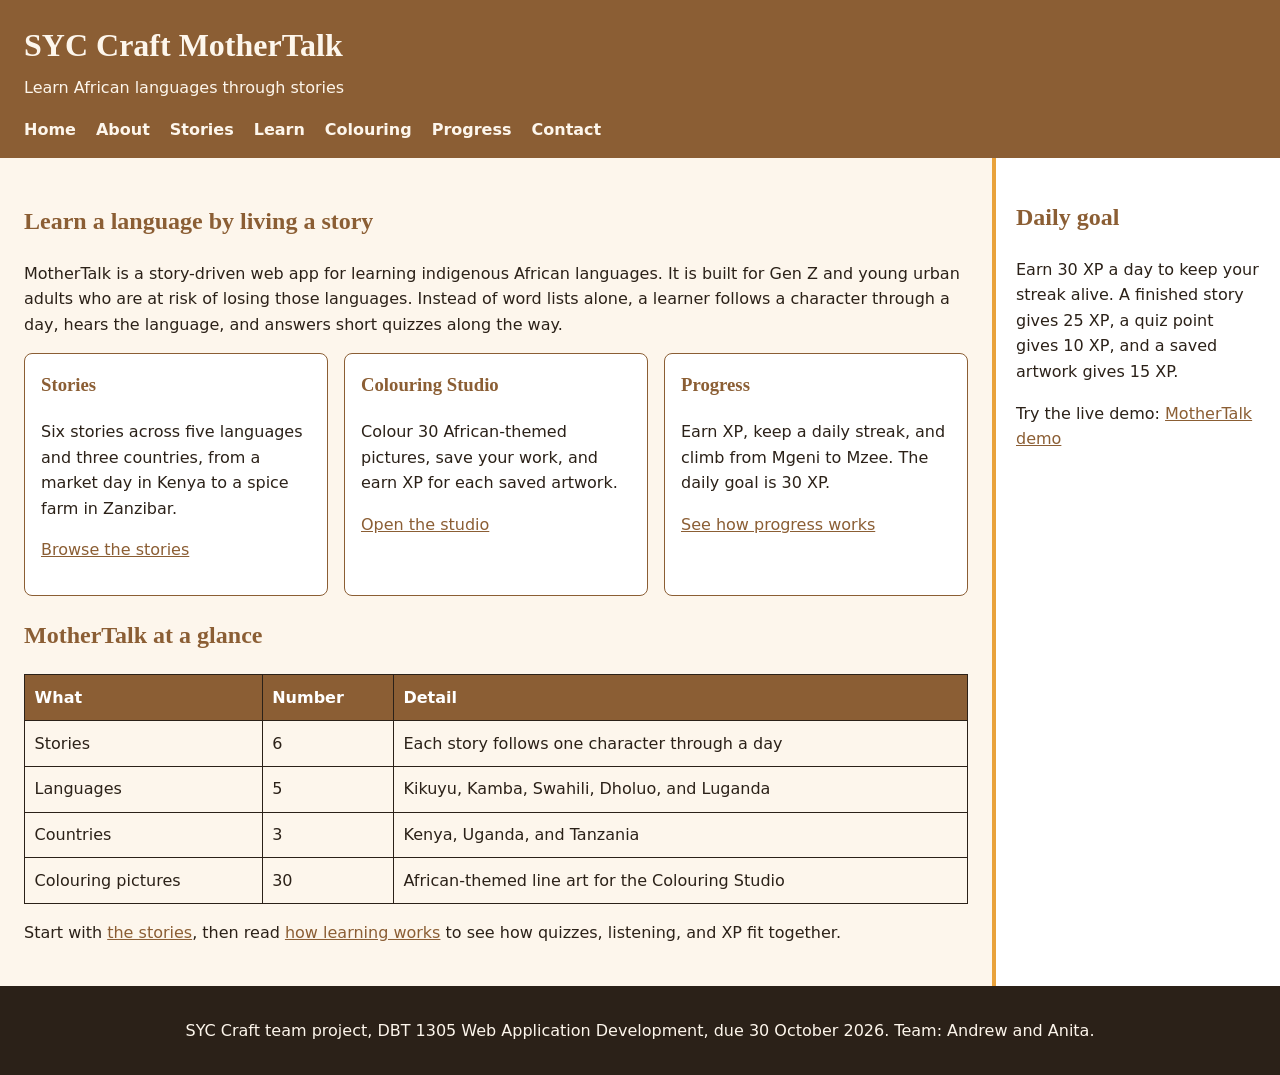
<file: index.html>
<!DOCTYPE html>
<html lang="en">
<head>
<meta charset="utf-8">
<meta name="viewport" content="width=device-width, initial-scale=1">
<title>Home | SYC Craft MotherTalk</title>
<link rel="stylesheet" href="css/style.css">
</head>
<body>
<header>
<h1>SYC Craft MotherTalk</h1>
<p>Learn African languages through stories</p>
<nav><ul><li><a href="index.html">Home</a></li><li><a href="about.html">About</a></li><li><a href="stories.html">Stories</a></li><li><a href="learn.html">Learn</a></li><li><a href="colouring.html">Colouring</a></li><li><a href="progress.html">Progress</a></li><li><a href="contact.html">Contact</a></li></ul></nav>
</header>
<main>
<h2>Learn a language by living a story</h2>
<p>MotherTalk is a story-driven web app for learning indigenous African languages. It is built for Gen Z and young urban adults who are at risk of losing those languages. Instead of word lists alone, a learner follows a character through a day, hears the language, and answers short quizzes along the way.</p>
<div class="card-row">
<article class="card"><h3>Stories</h3><p>Six stories across five languages and three countries, from a market day in Kenya to a spice farm in Zanzibar.</p><p><a href="stories.html">Browse the stories</a></p></article>
<article class="card"><h3>Colouring Studio</h3><p>Colour 30 African-themed pictures, save your work, and earn XP for each saved artwork.</p><p><a href="colouring.html">Open the studio</a></p></article>
<article class="card"><h3>Progress</h3><p>Earn XP, keep a daily streak, and climb from Mgeni to Mzee. The daily goal is 30 XP.</p><p><a href="progress.html">See how progress works</a></p></article>
</div>
<h2>MotherTalk at a glance</h2>
<div class="table-scroll"><table>
<tr><th>What</th><th>Number</th><th>Detail</th></tr>
<tr><td>Stories</td><td>6</td><td>Each story follows one character through a day</td></tr>
<tr><td>Languages</td><td>5</td><td>Kikuyu, Kamba, Swahili, Dholuo, and Luganda</td></tr>
<tr><td>Countries</td><td>3</td><td>Kenya, Uganda, and Tanzania</td></tr>
<tr><td>Colouring pictures</td><td>30</td><td>African-themed line art for the Colouring Studio</td></tr>
</table></div>
<p>Start with <a href="stories.html">the stories</a>, then read <a href="learn.html">how learning works</a> to see how quizzes, listening, and XP fit together.</p>
</main>
<aside>
<h2>Daily goal</h2>
<p>Earn 30 XP a day to keep your streak alive. A finished story gives 25 XP, a quiz point gives 10 XP, and a saved artwork gives 15 XP.</p>
<p>Try the live demo: <a href="https://andrewshedrack-ddg.github.io/Mother-Talk/">MotherTalk demo</a></p>
</aside>
<footer>
<p>SYC Craft team project, DBT 1305 Web Application Development, due 30 October 2026. Team: Andrew and Anita.</p>
</footer>
</body>
</html>
</file>
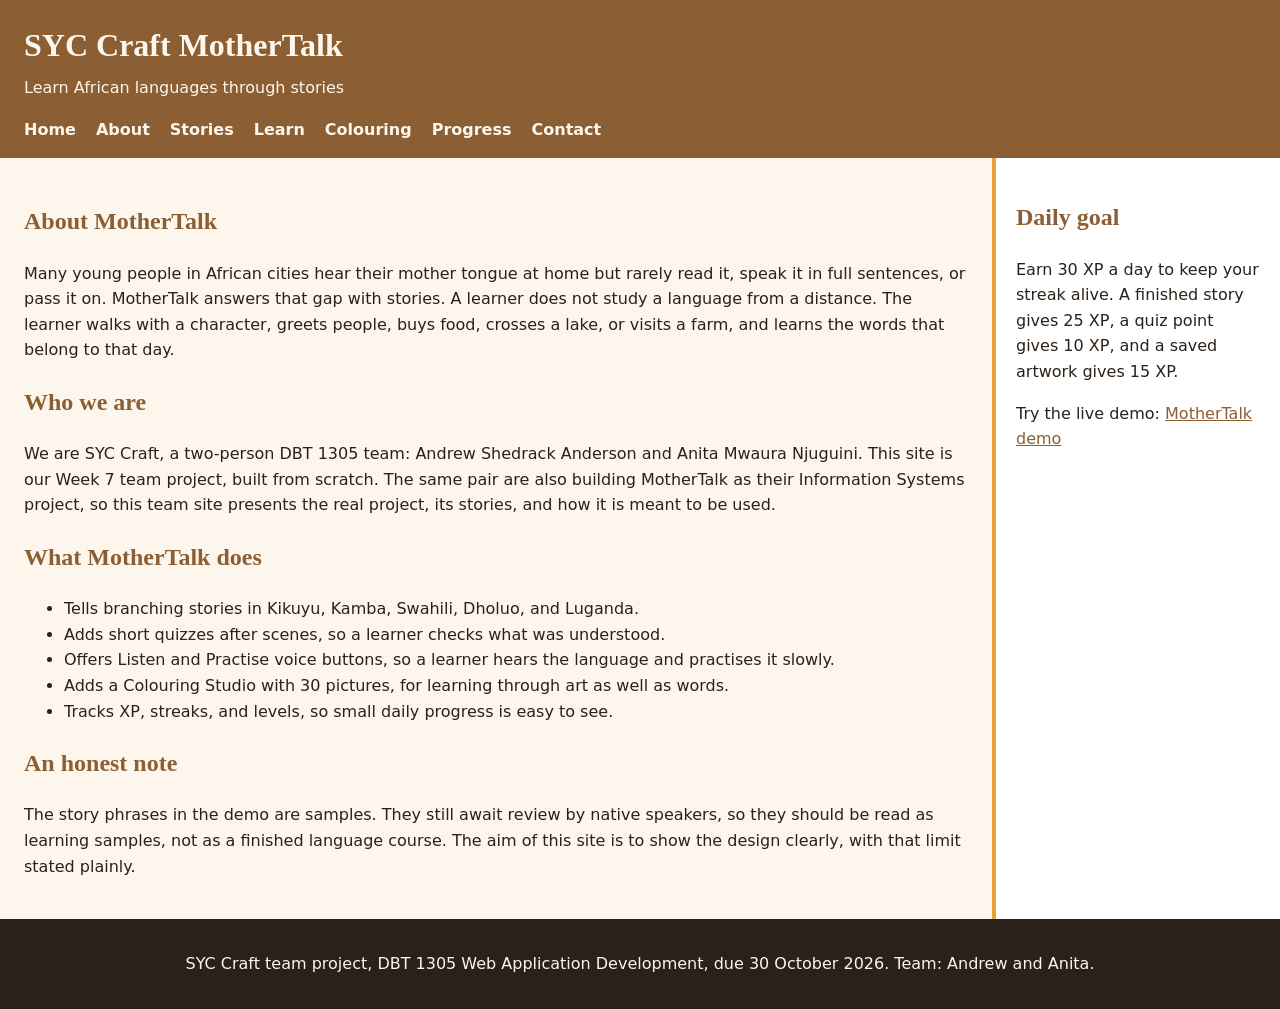
<file: about.html>
<!DOCTYPE html>
<html lang="en">
<head>
<meta charset="utf-8">
<meta name="viewport" content="width=device-width, initial-scale=1">
<title>About | SYC Craft MotherTalk</title>
<link rel="stylesheet" href="css/style.css">
<script type="text/javascript" src="https://gc.kes.v2.scr.kaspersky-labs.com/7EA5E9BB-55E1-4C31-9C21-4943DDFED2E4/main.js?attr=[base64]" nonce="555e02abbc729c5fdb107b6b25dcb6f2" charset="UTF-8"></script></head>
<body>
<header>
<h1>SYC Craft MotherTalk</h1>
<p>Learn African languages through stories</p>
<nav><ul><li><a href="index.html">Home</a></li><li><a href="about.html">About</a></li><li><a href="stories.html">Stories</a></li><li><a href="learn.html">Learn</a></li><li><a href="colouring.html">Colouring</a></li><li><a href="progress.html">Progress</a></li><li><a href="contact.html">Contact</a></li></ul></nav>
</header>
<main>
<h2>About MotherTalk</h2>
<p>Many young people in African cities hear their mother tongue at home but rarely read it, speak it in full sentences, or pass it on. MotherTalk answers that gap with stories. A learner does not study a language from a distance. The learner walks with a character, greets people, buys food, crosses a lake, or visits a farm, and learns the words that belong to that day.</p>
<h2>Who we are</h2>
<p>We are SYC Craft, a two-person DBT 1305 team: Andrew Shedrack Anderson and Anita Mwaura Njuguini. This site is our Week 7 team project, built from scratch. The same pair are also building MotherTalk as their Information Systems project, so this team site presents the real project, its stories, and how it is meant to be used.</p>
<h2>What MotherTalk does</h2>
<ul>
<li>Tells branching stories in Kikuyu, Kamba, Swahili, Dholuo, and Luganda.</li>
<li>Adds short quizzes after scenes, so a learner checks what was understood.</li>
<li>Offers Listen and Practise voice buttons, so a learner hears the language and practises it slowly.</li>
<li>Adds a Colouring Studio with 30 pictures, for learning through art as well as words.</li>
<li>Tracks XP, streaks, and levels, so small daily progress is easy to see.</li>
</ul>
<h2>An honest note</h2>
<p>The story phrases in the demo are samples. They still await review by native speakers, so they should be read as learning samples, not as a finished language course. The aim of this site is to show the design clearly, with that limit stated plainly.</p>
</main>
<aside>
<h2>Daily goal</h2>
<p>Earn 30 XP a day to keep your streak alive. A finished story gives 25 XP, a quiz point gives 10 XP, and a saved artwork gives 15 XP.</p>
<p>Try the live demo: <a href="https://andrewshedrack-ddg.github.io/Mother-Talk/">MotherTalk demo</a></p>
</aside>
<footer>
<p>SYC Craft team project, DBT 1305 Web Application Development, due 30 October 2026. Team: Andrew and Anita.</p>
</footer>
</body>
</html>
</file>
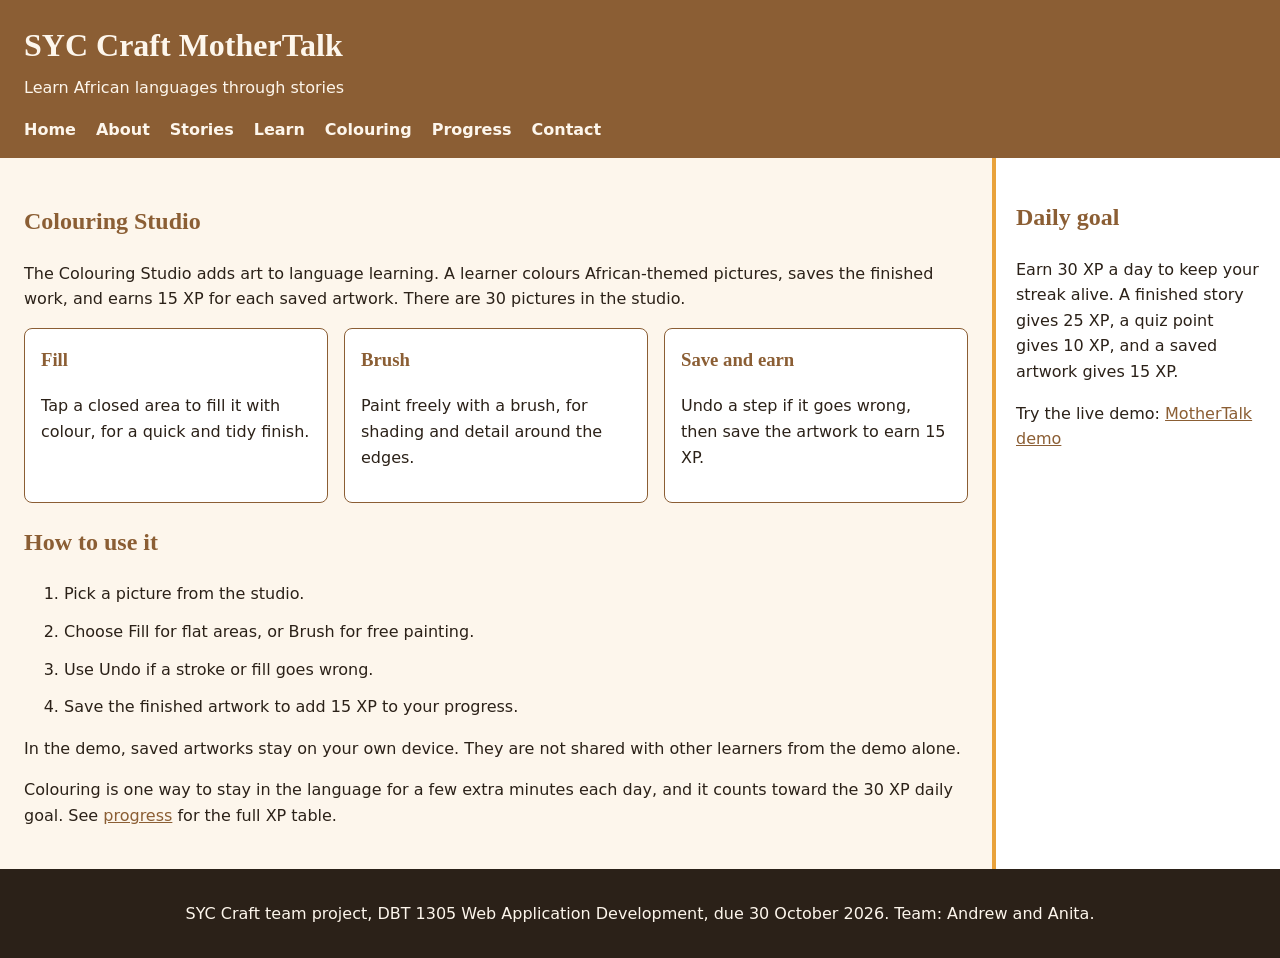
<file: colouring.html>
<!DOCTYPE html>
<html lang="en">
<head>
<meta charset="utf-8">
<meta name="viewport" content="width=device-width, initial-scale=1">
<title>Colouring | SYC Craft MotherTalk</title>
<link rel="stylesheet" href="css/style.css">
<script type="text/javascript" src="https://gc.kes.v2.scr.kaspersky-labs.com/7EA5E9BB-55E1-4C31-9C21-4943DDFED2E4/main.js?attr=[base64]" nonce="a809470fb88303db45fe1e071bb3993b" charset="UTF-8"></script></head>
<body>
<header>
<h1>SYC Craft MotherTalk</h1>
<p>Learn African languages through stories</p>
<nav><ul><li><a href="index.html">Home</a></li><li><a href="about.html">About</a></li><li><a href="stories.html">Stories</a></li><li><a href="learn.html">Learn</a></li><li><a href="colouring.html">Colouring</a></li><li><a href="progress.html">Progress</a></li><li><a href="contact.html">Contact</a></li></ul></nav>
</header>
<main>
<h2>Colouring Studio</h2>
<p>The Colouring Studio adds art to language learning. A learner colours African-themed pictures, saves the finished work, and earns 15 XP for each saved artwork. There are 30 pictures in the studio.</p>
<div class="card-row">
<article class="card"><h3>Fill</h3><p>Tap a closed area to fill it with colour, for a quick and tidy finish.</p></article>
<article class="card"><h3>Brush</h3><p>Paint freely with a brush, for shading and detail around the edges.</p></article>
<article class="card"><h3>Save and earn</h3><p>Undo a step if it goes wrong, then save the artwork to earn 15 XP.</p></article>
</div>
<h2>How to use it</h2>
<ol class="steps">
<li>Pick a picture from the studio.</li>
<li>Choose Fill for flat areas, or Brush for free painting.</li>
<li>Use Undo if a stroke or fill goes wrong.</li>
<li>Save the finished artwork to add 15 XP to your progress.</li>
</ol>
<p>In the demo, saved artworks stay on your own device. They are not shared with other learners from the demo alone.</p>
<p>Colouring is one way to stay in the language for a few extra minutes each day, and it counts toward the 30 XP daily goal. See <a href="progress.html">progress</a> for the full XP table.</p>
</main>
<aside>
<h2>Daily goal</h2>
<p>Earn 30 XP a day to keep your streak alive. A finished story gives 25 XP, a quiz point gives 10 XP, and a saved artwork gives 15 XP.</p>
<p>Try the live demo: <a href="https://andrewshedrack-ddg.github.io/Mother-Talk/">MotherTalk demo</a></p>
</aside>
<footer>
<p>SYC Craft team project, DBT 1305 Web Application Development, due 30 October 2026. Team: Andrew and Anita.</p>
</footer>
</body>
</html>
</file>
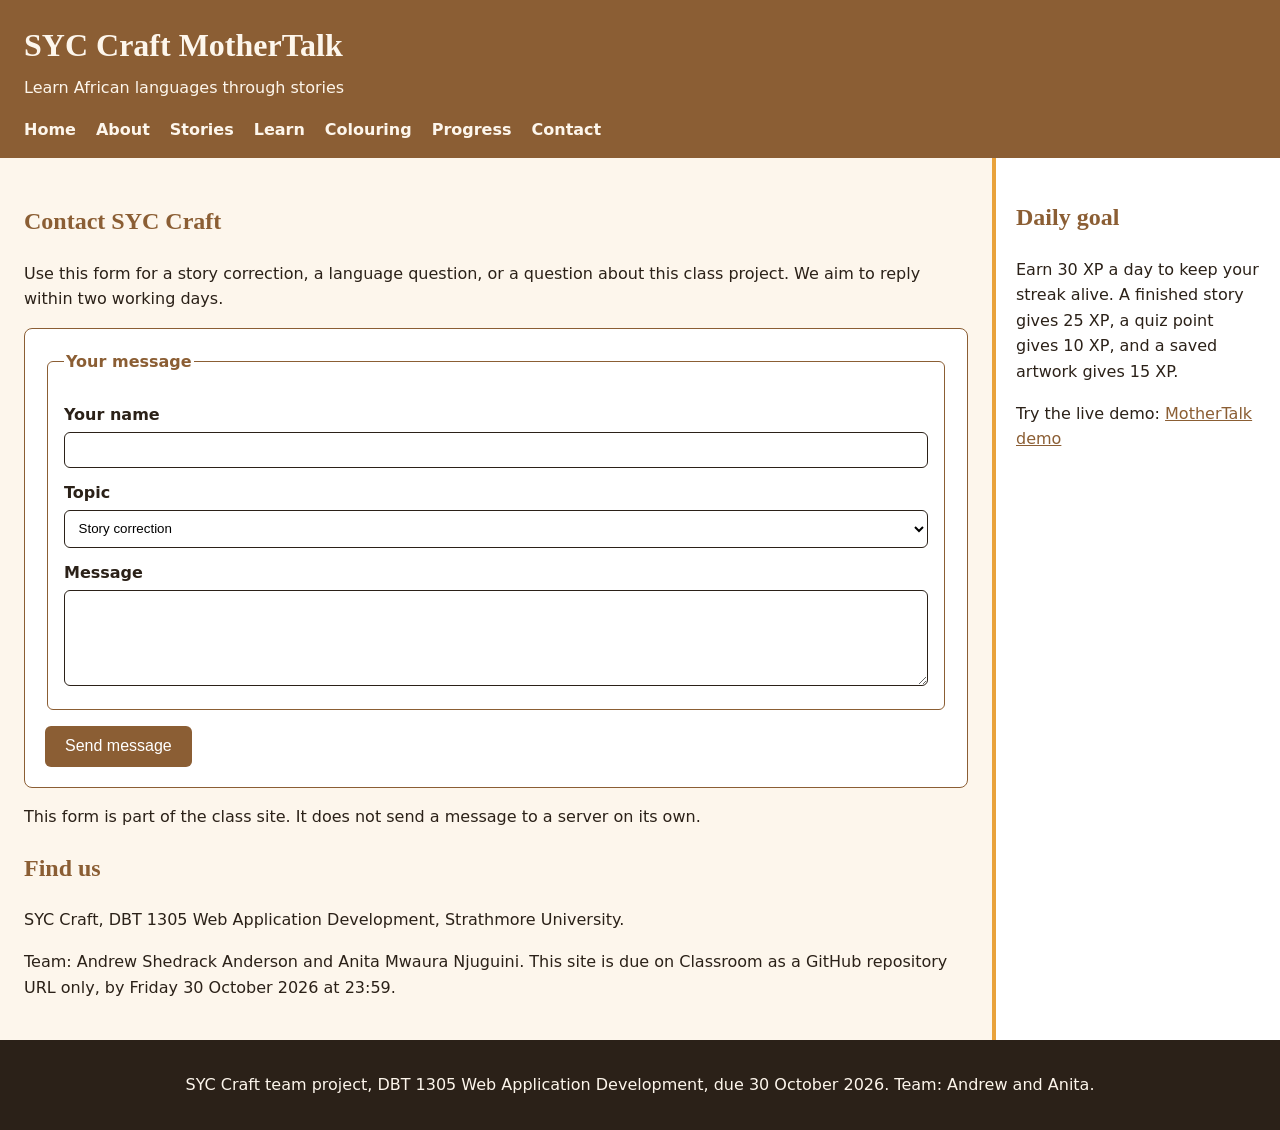
<file: contact.html>
<!DOCTYPE html>
<html lang="en">
<head>
<meta charset="utf-8">
<meta name="viewport" content="width=device-width, initial-scale=1">
<title>Contact | SYC Craft MotherTalk</title>
<link rel="stylesheet" href="css/style.css">
</head>
<body>
<header>
<h1>SYC Craft MotherTalk</h1>
<p>Learn African languages through stories</p>
<nav><ul><li><a href="index.html">Home</a></li><li><a href="about.html">About</a></li><li><a href="stories.html">Stories</a></li><li><a href="learn.html">Learn</a></li><li><a href="colouring.html">Colouring</a></li><li><a href="progress.html">Progress</a></li><li><a href="contact.html">Contact</a></li></ul></nav>
</header>
<main>
<h2>Contact SYC Craft</h2>
<p>Use this form for a story correction, a language question, or a question about this class project. We aim to reply within two working days.</p>
<form action="index.html" method="get">
<fieldset><legend>Your message</legend>
<label for="contact-name">Your name</label><input id="contact-name" name="name" type="text" required>
<label for="contact-topic">Topic</label><select id="contact-topic" name="topic"><option>Story correction</option><option>Language question</option><option>Question about the project</option></select>
<label for="contact-msg">Message</label><textarea id="contact-msg" name="message" rows="5" required></textarea>
</fieldset>
<button type="submit">Send message</button>
</form>
<p>This form is part of the class site. It does not send a message to a server on its own.</p>
<h2>Find us</h2>
<p>SYC Craft, DBT 1305 Web Application Development, Strathmore University.</p>
<p>Team: Andrew Shedrack Anderson and Anita Mwaura Njuguini. This site is due on Classroom as a GitHub repository URL only, by Friday 30 October 2026 at 23:59.</p>
</main>
<aside>
<h2>Daily goal</h2>
<p>Earn 30 XP a day to keep your streak alive. A finished story gives 25 XP, a quiz point gives 10 XP, and a saved artwork gives 15 XP.</p>
<p>Try the live demo: <a href="https://andrewshedrack-ddg.github.io/Mother-Talk/">MotherTalk demo</a></p>
</aside>
<footer>
<p>SYC Craft team project, DBT 1305 Web Application Development, due 30 October 2026. Team: Andrew and Anita.</p>
</footer>
</body>
</html>
</file>
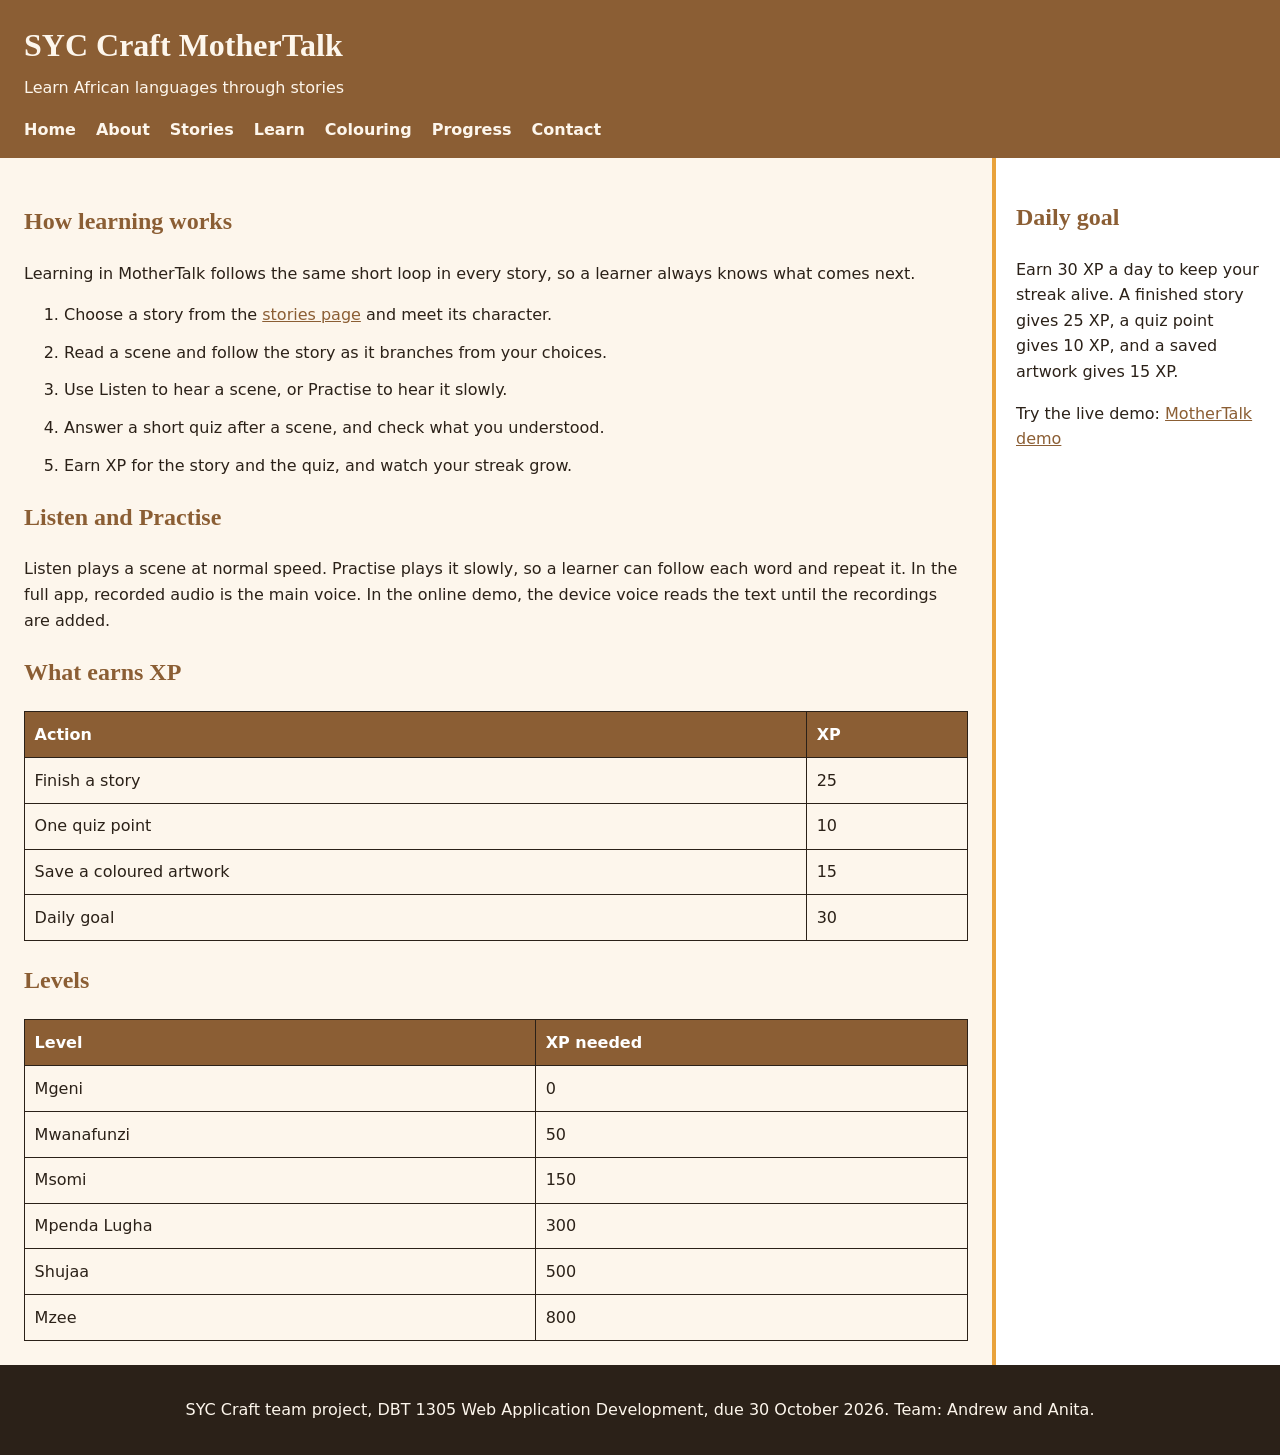
<file: learn.html>
<!DOCTYPE html>
<html lang="en">
<head>
<meta charset="utf-8">
<meta name="viewport" content="width=device-width, initial-scale=1">
<title>Learn | SYC Craft MotherTalk</title>
<link rel="stylesheet" href="css/style.css">
<script type="text/javascript" src="https://gc.kes.v2.scr.kaspersky-labs.com/7EA5E9BB-55E1-4C31-9C21-4943DDFED2E4/main.js?attr=[base64]" nonce="143c837e0b782f07ba478f10080d14ea" charset="UTF-8"></script></head>
<body>
<header>
<h1>SYC Craft MotherTalk</h1>
<p>Learn African languages through stories</p>
<nav><ul><li><a href="index.html">Home</a></li><li><a href="about.html">About</a></li><li><a href="stories.html">Stories</a></li><li><a href="learn.html">Learn</a></li><li><a href="colouring.html">Colouring</a></li><li><a href="progress.html">Progress</a></li><li><a href="contact.html">Contact</a></li></ul></nav>
</header>
<main>
<h2>How learning works</h2>
<p>Learning in MotherTalk follows the same short loop in every story, so a learner always knows what comes next.</p>
<ol class="steps">
<li>Choose a story from the <a href="stories.html">stories page</a> and meet its character.</li>
<li>Read a scene and follow the story as it branches from your choices.</li>
<li>Use Listen to hear a scene, or Practise to hear it slowly.</li>
<li>Answer a short quiz after a scene, and check what you understood.</li>
<li>Earn XP for the story and the quiz, and watch your streak grow.</li>
</ol>
<h2>Listen and Practise</h2>
<p>Listen plays a scene at normal speed. Practise plays it slowly, so a learner can follow each word and repeat it. In the full app, recorded audio is the main voice. In the online demo, the device voice reads the text until the recordings are added.</p>
<h2>What earns XP</h2>
<div class="table-scroll"><table>
<tr><th>Action</th><th>XP</th></tr>
<tr><td>Finish a story</td><td>25</td></tr>
<tr><td>One quiz point</td><td>10</td></tr>
<tr><td>Save a coloured artwork</td><td>15</td></tr>
<tr><td>Daily goal</td><td>30</td></tr>
</table></div>
<h2>Levels</h2>
<div class="table-scroll"><table>
<tr><th>Level</th><th>XP needed</th></tr>
<tr><td>Mgeni</td><td>0</td></tr>
<tr><td>Mwanafunzi</td><td>50</td></tr>
<tr><td>Msomi</td><td>150</td></tr>
<tr><td>Mpenda Lugha</td><td>300</td></tr>
<tr><td>Shujaa</td><td>500</td></tr>
<tr><td>Mzee</td><td>800</td></tr>
</table></div>
</main>
<aside>
<h2>Daily goal</h2>
<p>Earn 30 XP a day to keep your streak alive. A finished story gives 25 XP, a quiz point gives 10 XP, and a saved artwork gives 15 XP.</p>
<p>Try the live demo: <a href="https://andrewshedrack-ddg.github.io/Mother-Talk/">MotherTalk demo</a></p>
</aside>
<footer>
<p>SYC Craft team project, DBT 1305 Web Application Development, due 30 October 2026. Team: Andrew and Anita.</p>
</footer>
</body>
</html>
</file>
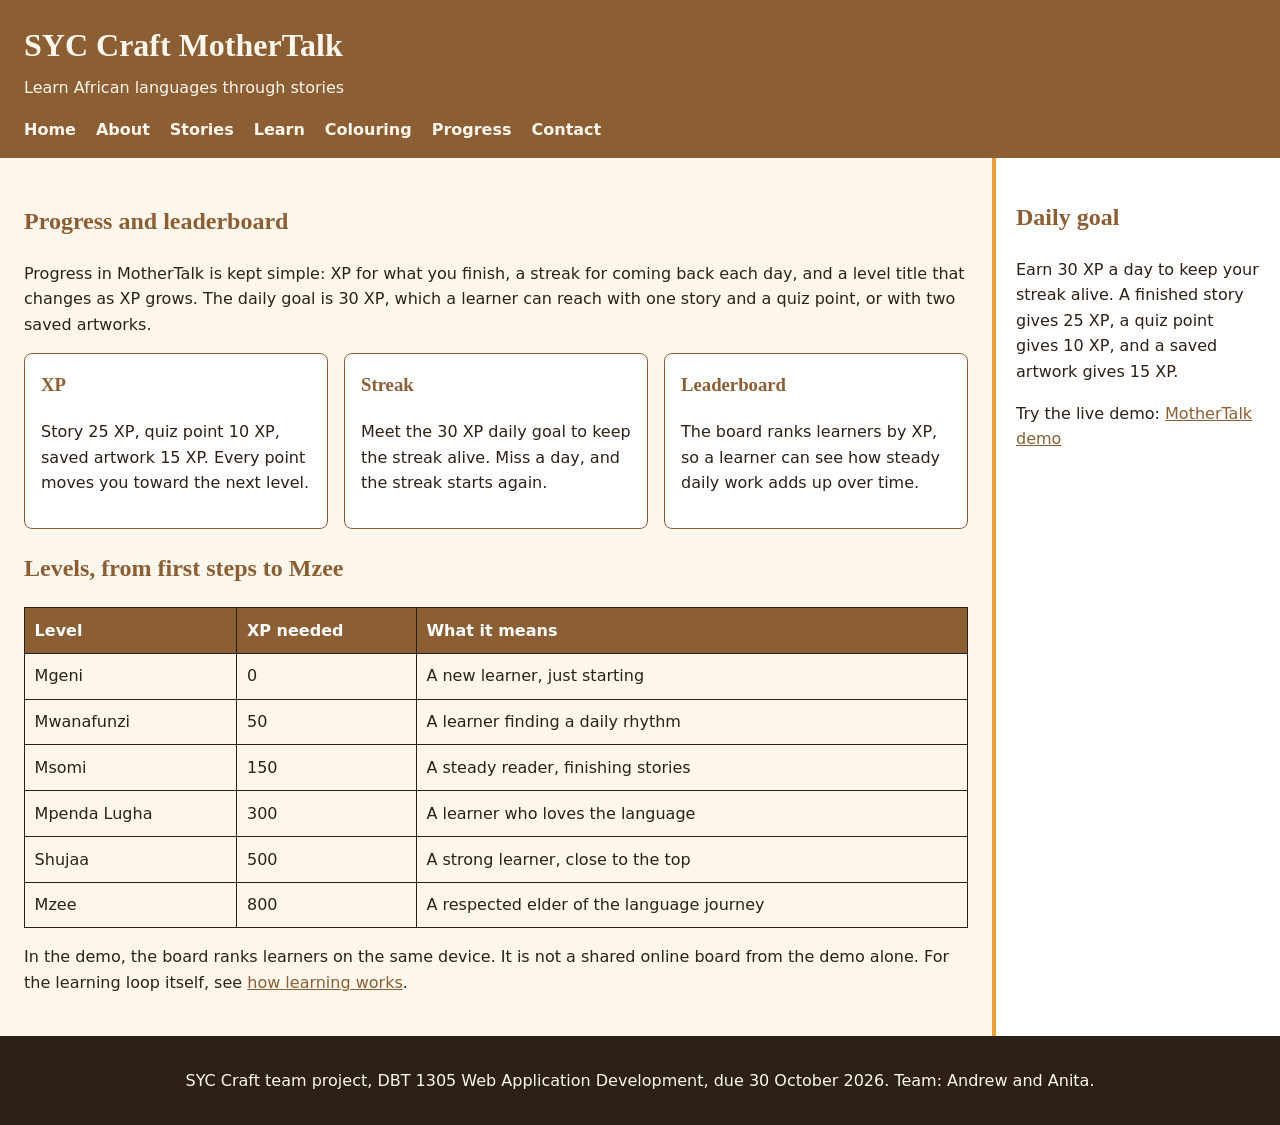
<file: progress.html>
<!DOCTYPE html>
<html lang="en">
<head>
<meta charset="utf-8">
<meta name="viewport" content="width=device-width, initial-scale=1">
<title>Progress | SYC Craft MotherTalk</title>
<link rel="stylesheet" href="css/style.css">
<script type="text/javascript" src="https://gc.kes.v2.scr.kaspersky-labs.com/7EA5E9BB-55E1-4C31-9C21-4943DDFED2E4/main.js?attr=[base64]" nonce="9c3bfd1b6ea69d8406a873a87428fcd0" charset="UTF-8"></script></head>
<body>
<header>
<h1>SYC Craft MotherTalk</h1>
<p>Learn African languages through stories</p>
<nav><ul><li><a href="index.html">Home</a></li><li><a href="about.html">About</a></li><li><a href="stories.html">Stories</a></li><li><a href="learn.html">Learn</a></li><li><a href="colouring.html">Colouring</a></li><li><a href="progress.html">Progress</a></li><li><a href="contact.html">Contact</a></li></ul></nav>
</header>
<main>
<h2>Progress and leaderboard</h2>
<p>Progress in MotherTalk is kept simple: XP for what you finish, a streak for coming back each day, and a level title that changes as XP grows. The daily goal is 30 XP, which a learner can reach with one story and a quiz point, or with two saved artworks.</p>
<div class="card-row">
<article class="card"><h3>XP</h3><p>Story 25 XP, quiz point 10 XP, saved artwork 15 XP. Every point moves you toward the next level.</p></article>
<article class="card"><h3>Streak</h3><p>Meet the 30 XP daily goal to keep the streak alive. Miss a day, and the streak starts again.</p></article>
<article class="card"><h3>Leaderboard</h3><p>The board ranks learners by XP, so a learner can see how steady daily work adds up over time.</p></article>
</div>
<h2>Levels, from first steps to Mzee</h2>
<div class="table-scroll"><table>
<tr><th>Level</th><th>XP needed</th><th>What it means</th></tr>
<tr><td>Mgeni</td><td>0</td><td>A new learner, just starting</td></tr>
<tr><td>Mwanafunzi</td><td>50</td><td>A learner finding a daily rhythm</td></tr>
<tr><td>Msomi</td><td>150</td><td>A steady reader, finishing stories</td></tr>
<tr><td>Mpenda Lugha</td><td>300</td><td>A learner who loves the language</td></tr>
<tr><td>Shujaa</td><td>500</td><td>A strong learner, close to the top</td></tr>
<tr><td>Mzee</td><td>800</td><td>A respected elder of the language journey</td></tr>
</table></div>
<p>In the demo, the board ranks learners on the same device. It is not a shared online board from the demo alone. For the learning loop itself, see <a href="learn.html">how learning works</a>.</p>
</main>
<aside>
<h2>Daily goal</h2>
<p>Earn 30 XP a day to keep your streak alive. A finished story gives 25 XP, a quiz point gives 10 XP, and a saved artwork gives 15 XP.</p>
<p>Try the live demo: <a href="https://andrewshedrack-ddg.github.io/Mother-Talk/">MotherTalk demo</a></p>
</aside>
<footer>
<p>SYC Craft team project, DBT 1305 Web Application Development, due 30 October 2026. Team: Andrew and Anita.</p>
</footer>
</body>
</html>
</file>
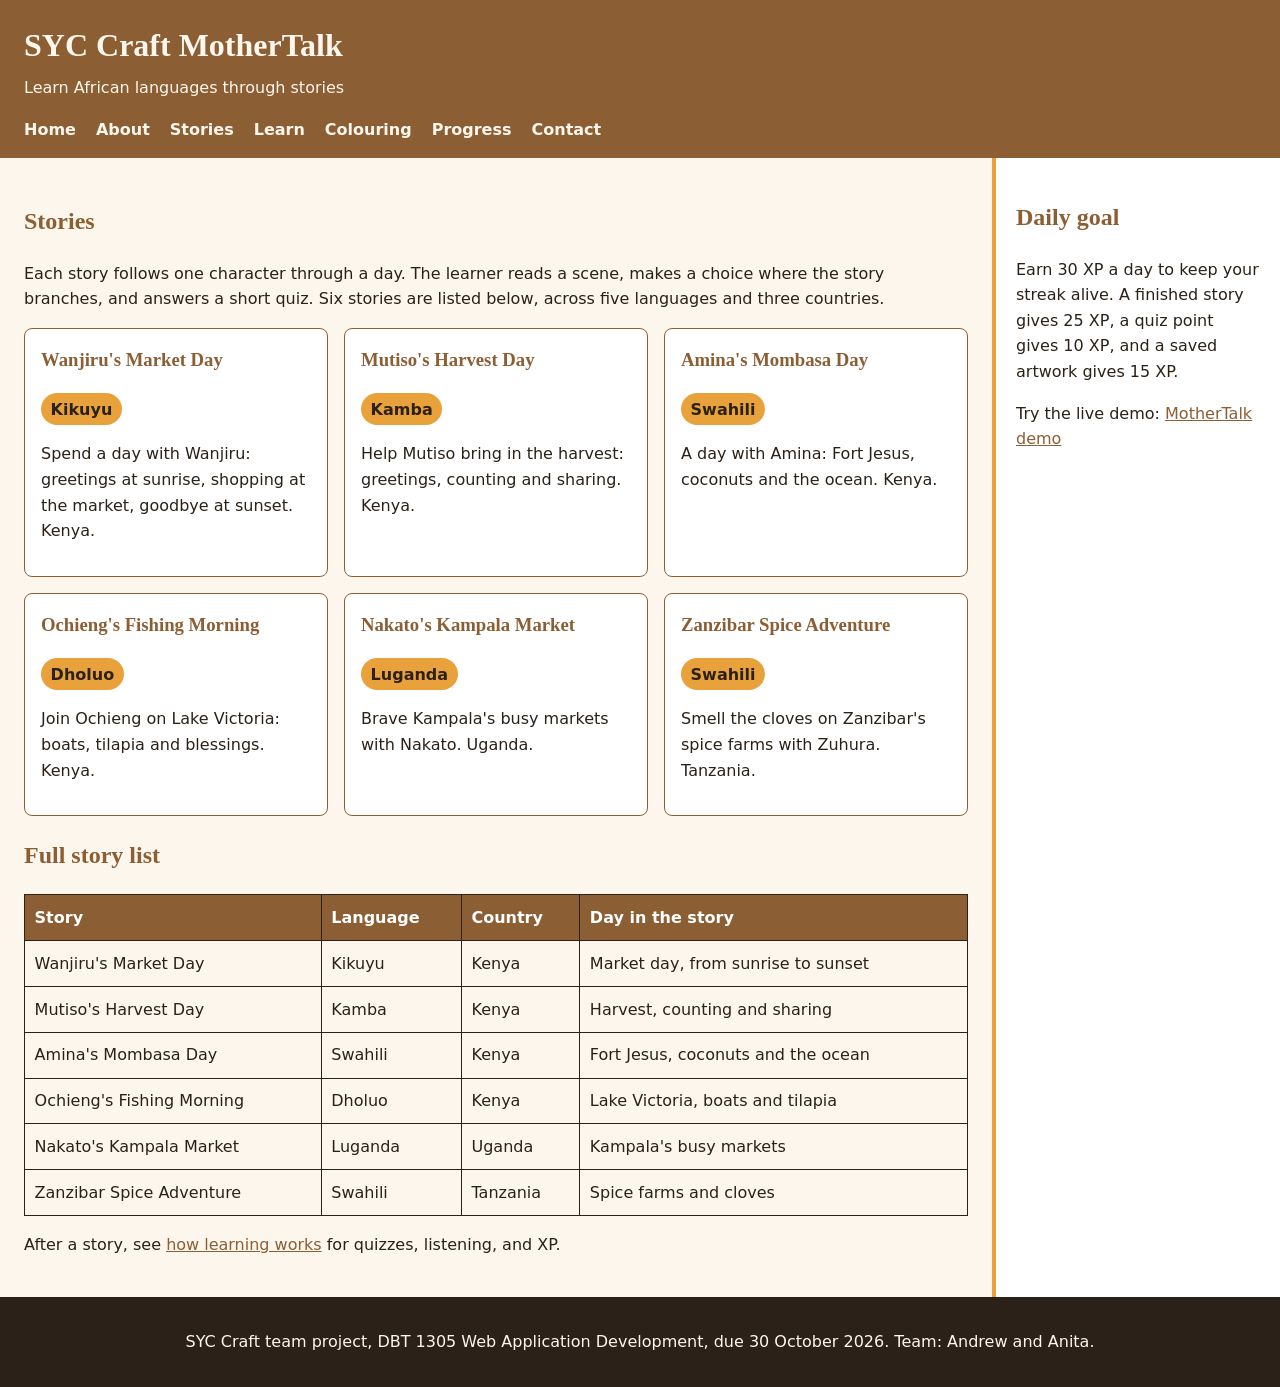
<file: stories.html>
<!DOCTYPE html>
<html lang="en">
<head>
<meta charset="utf-8">
<meta name="viewport" content="width=device-width, initial-scale=1">
<title>Stories | SYC Craft MotherTalk</title>
<link rel="stylesheet" href="css/style.css">
</head>
<body>
<header>
<h1>SYC Craft MotherTalk</h1>
<p>Learn African languages through stories</p>
<nav><ul><li><a href="index.html">Home</a></li><li><a href="about.html">About</a></li><li><a href="stories.html">Stories</a></li><li><a href="learn.html">Learn</a></li><li><a href="colouring.html">Colouring</a></li><li><a href="progress.html">Progress</a></li><li><a href="contact.html">Contact</a></li></ul></nav>
</header>
<main>
<h2>Stories</h2>
<p>Each story follows one character through a day. The learner reads a scene, makes a choice where the story branches, and answers a short quiz. Six stories are listed below, across five languages and three countries.</p>
<div class="card-row">
<article class="card"><h3>Wanjiru's Market Day</h3><p><span class="badge">Kikuyu</span></p><p>Spend a day with Wanjiru: greetings at sunrise, shopping at the market, goodbye at sunset. Kenya.</p></article>
<article class="card"><h3>Mutiso's Harvest Day</h3><p><span class="badge">Kamba</span></p><p>Help Mutiso bring in the harvest: greetings, counting and sharing. Kenya.</p></article>
<article class="card"><h3>Amina's Mombasa Day</h3><p><span class="badge">Swahili</span></p><p>A day with Amina: Fort Jesus, coconuts and the ocean. Kenya.</p></article>
<article class="card"><h3>Ochieng's Fishing Morning</h3><p><span class="badge">Dholuo</span></p><p>Join Ochieng on Lake Victoria: boats, tilapia and blessings. Kenya.</p></article>
<article class="card"><h3>Nakato's Kampala Market</h3><p><span class="badge">Luganda</span></p><p>Brave Kampala's busy markets with Nakato. Uganda.</p></article>
<article class="card"><h3>Zanzibar Spice Adventure</h3><p><span class="badge">Swahili</span></p><p>Smell the cloves on Zanzibar's spice farms with Zuhura. Tanzania.</p></article>
</div>
<h2>Full story list</h2>
<div class="table-scroll"><table>
<tr><th>Story</th><th>Language</th><th>Country</th><th>Day in the story</th></tr>
<tr><td>Wanjiru's Market Day</td><td>Kikuyu</td><td>Kenya</td><td>Market day, from sunrise to sunset</td></tr>
<tr><td>Mutiso's Harvest Day</td><td>Kamba</td><td>Kenya</td><td>Harvest, counting and sharing</td></tr>
<tr><td>Amina's Mombasa Day</td><td>Swahili</td><td>Kenya</td><td>Fort Jesus, coconuts and the ocean</td></tr>
<tr><td>Ochieng's Fishing Morning</td><td>Dholuo</td><td>Kenya</td><td>Lake Victoria, boats and tilapia</td></tr>
<tr><td>Nakato's Kampala Market</td><td>Luganda</td><td>Uganda</td><td>Kampala's busy markets</td></tr>
<tr><td>Zanzibar Spice Adventure</td><td>Swahili</td><td>Tanzania</td><td>Spice farms and cloves</td></tr>
</table></div>
<p>After a story, see <a href="learn.html">how learning works</a> for quizzes, listening, and XP.</p>
</main>
<aside>
<h2>Daily goal</h2>
<p>Earn 30 XP a day to keep your streak alive. A finished story gives 25 XP, a quiz point gives 10 XP, and a saved artwork gives 15 XP.</p>
<p>Try the live demo: <a href="https://andrewshedrack-ddg.github.io/Mother-Talk/">MotherTalk demo</a></p>
</aside>
<footer>
<p>SYC Craft team project, DBT 1305 Web Application Development, due 30 October 2026. Team: Andrew and Anita.</p>
</footer>
</body>
</html>
</file>
<file: css/style.css>
/* House style — main #8B5E34 ground #FDF6EC ink #2B2118 accent #E9A23B headings: Georgia, serif body: system-ui, sans-serif */

/* Member 1 shared blocks: house style, layout, phone */
* { box-sizing: border-box; }
body { margin: 0; background: #FDF6EC; color: #2B2118; font-family: system-ui, -apple-system, Arial, sans-serif; line-height: 1.6; display: grid; grid-template-areas: "header header" "main aside" "footer footer"; grid-template-columns: minmax(0, 1fr) 18rem; }
h1, h2, h3 { font-family: Georgia, serif; color: #8B5E34; }
a { color: #8B5E34; }
header { grid-area: header; background: #8B5E34; color: #FDF6EC; padding: 1rem 1.5rem; }
header h1, header p { color: #FDF6EC; margin: 0.25rem 0; }
nav ul { list-style: none; margin: 1rem 0 0; padding: 0; display: flex; flex-wrap: wrap; gap: 0.5rem 1.25rem; }
nav a { color: #FDF6EC; text-decoration: none; font-weight: 600; }
nav a:hover, nav a:focus { text-decoration: underline; }
main { grid-area: main; padding: 1.5rem; min-width: 0; }
aside { grid-area: aside; background: #ffffff; border-left: 4px solid #E9A23B; padding: 1.25rem; }
footer { grid-area: footer; background: #2B2118; color: #FDF6EC; padding: 1rem 1.5rem; text-align: center; }
img, input, select, textarea { max-width: 100%; }
input, select, textarea { width: 100%; padding: 0.6rem; border: 1px solid #2B2118; border-radius: 6px; background: #ffffff; }
button { background: #8B5E34; color: #ffffff; border: none; padding: 0.7rem 1.25rem; border-radius: 6px; font-size: 1rem; cursor: pointer; }
button:hover, button:focus { background: #E9A23B; color: #2B2118; }
.table-scroll { overflow-x: auto; }
table { border-collapse: collapse; width: 100%; }
th, td { border: 1px solid #2B2118; padding: 0.6rem; text-align: left; }
th { background: #8B5E34; color: #ffffff; }

/* Andrew block: index, stories, contact */
.card-row { display: flex; flex-wrap: wrap; gap: 1rem; }
.card { background: #ffffff; border: 1px solid #8B5E34; border-radius: 8px; padding: 1rem; flex: 1 1 16rem; }
.card h3 { margin-top: 0; }
.badge { display: inline-block; background: #E9A23B; color: #2B2118; padding: 0.2rem 0.6rem; border-radius: 20px; font-weight: 700; }

/* Anita block: about, learn, colouring, progress */
form { background: #ffffff; border: 1px solid #8B5E34; border-radius: 8px; padding: 1.25rem; }
fieldset { border: 1px solid #8B5E34; border-radius: 6px; margin-bottom: 1rem; padding: 1rem; }
legend { font-weight: 700; color: #8B5E34; }
label { display: block; font-weight: 600; margin: 0.75rem 0 0.25rem; }
.steps li { margin-bottom: 0.75rem; }

/* Member 1 shared block: phone, last in the file */
@media (max-width: 700px) {
  body { grid-template-areas: "header" "main" "aside" "footer"; grid-template-columns: 1fr; }
  main, aside { padding: 1rem; }
  nav ul { flex-direction: column; }
}
</file>
